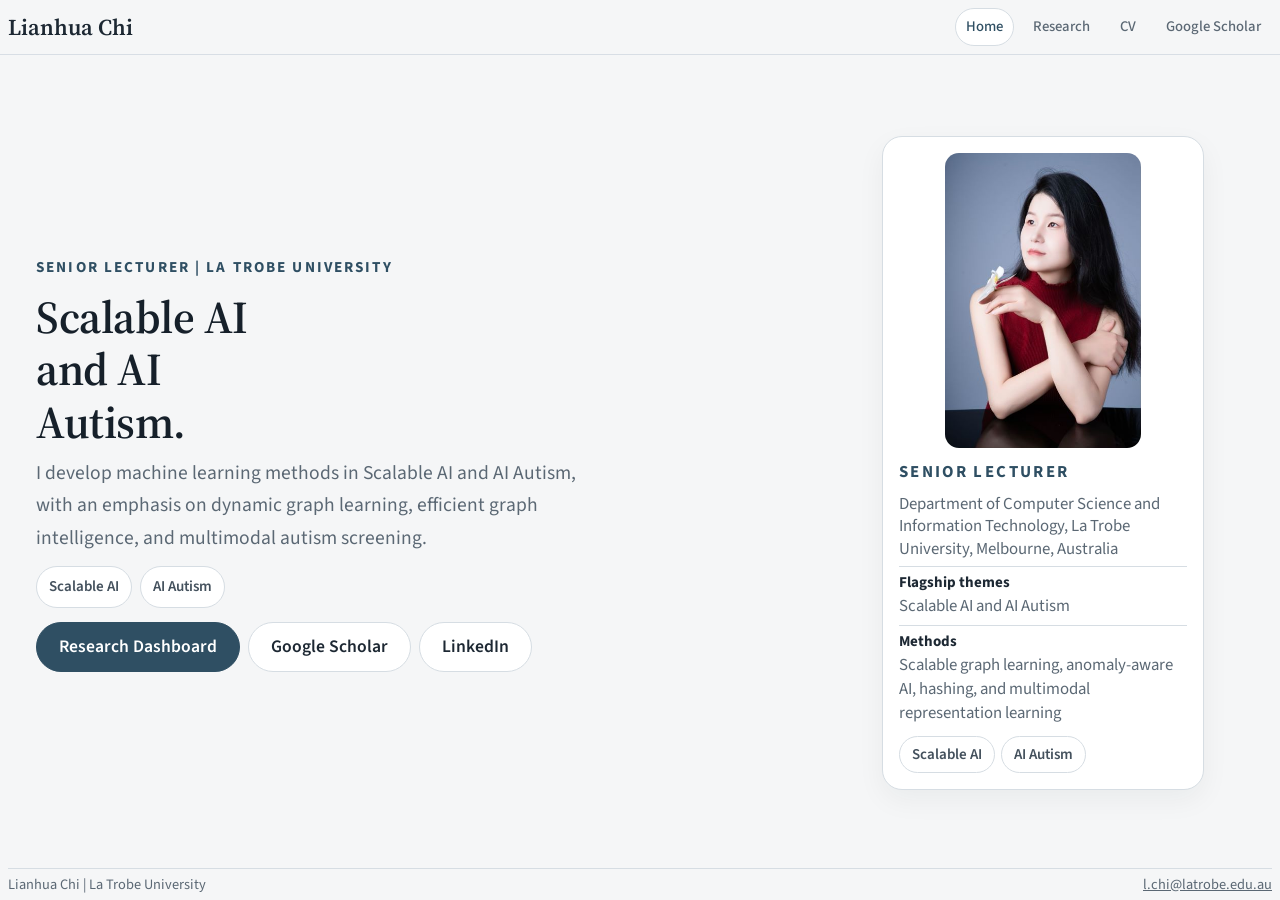
<file: index.html>
<!DOCTYPE html>
<html lang="en">
  <head>
    <meta charset="utf-8">
    <title>Lianhua Chi</title>
    <meta
      name="description"
      content="Lianhua Chi is a Senior Lecturer at La Trobe University working on scalable AI, dynamic graph learning, and AI for autism."
    >
    <meta name="viewport" content="width=device-width, initial-scale=1.0">
    <link rel="preconnect" href="https://fonts.googleapis.com">
    <link rel="preconnect" href="https://fonts.gstatic.com" crossorigin>
    <link
      href="https://fonts.googleapis.com/css2?family=Source+Sans+3:wght@400;500;600;700&family=Source+Serif+4:wght@500;600;700&display=swap"
      rel="stylesheet"
    >
    <link rel="stylesheet" href="styles.css">
    <script src="main.js" defer></script>
  </head>
  <body class="page-home">
    <div class="page-shell">
      <header class="site-header">
        <div class="container nav-row">
          <a class="brand" href="index.html">Lianhua Chi</a>
          <nav class="site-nav" aria-label="Primary">
            <a href="index.html" aria-current="page">Home</a>
            <a href="research.html">Research</a>
            <a href="cv.pdf">CV</a>
            <a href="https://scholar.google.com/citations?user=5_J2eo8AAAAJ&hl=en">Google Scholar</a>
          </nav>
        </div>
      </header>

      <main class="compact-main">
        <section class="hero compact-hero">
          <div class="container landing-grid">
            <div class="hero-copy">
              <p class="eyebrow">Senior Lecturer | La Trobe University</p>
              <h1>Scalable AI and AI Autism.</h1>
              <p class="lead">
                I develop machine learning methods in Scalable AI and AI Autism, with an emphasis on dynamic graph
                learning, efficient graph intelligence, and multimodal autism screening.
              </p>
              <div class="fact-cluster" aria-label="Research focus">
                <span class="fact-chip">Scalable AI</span>
                <span class="fact-chip">AI Autism</span>
              </div>
              <div class="button-row">
                <a class="button button-primary" href="research.html">Research Dashboard</a>
                <a class="button button-secondary" href="https://scholar.google.com/citations?user=5_J2eo8AAAAJ&hl=en">Google Scholar</a>
                <a class="button button-secondary" href="https://www.linkedin.com/in/lianhuachi/">LinkedIn</a>
              </div>
            </div>

            <aside class="profile-card profile-card-compact">
              <div class="profile-photo-frame">
                <img src="lianhua.jpg" alt="Portrait of Lianhua Chi">
              </div>
              <div class="profile-card-copy">
                <p class="profile-role">Senior Lecturer</p>
                <p class="profile-org">Department of Computer Science and Information Technology, La Trobe University, Melbourne, Australia</p>
                <dl class="identity-grid">
                  <div class="identity-item">
                    <dt>Flagship themes</dt>
                    <dd>Scalable AI and AI Autism</dd>
                  </div>
                  <div class="identity-item">
                    <dt>Methods</dt>
                    <dd>Scalable graph learning, anomaly-aware AI, hashing, and multimodal representation learning</dd>
                  </div>
                </dl>
                <div class="tag-row">
                  <span class="tag">Scalable AI</span>
                  <span class="tag">AI Autism</span>
                </div>
              </div>
            </aside>
          </div>
        </section>

      </main>

      <footer class="site-footer">
        <div class="container footer-row">
          <p>Lianhua Chi | La Trobe University</p>
          <p><a href="mailto:l.chi@latrobe.edu.au">l.chi@latrobe.edu.au</a></p>
        </div>
      </footer>
    </div>
  </body>
</html>
</file>
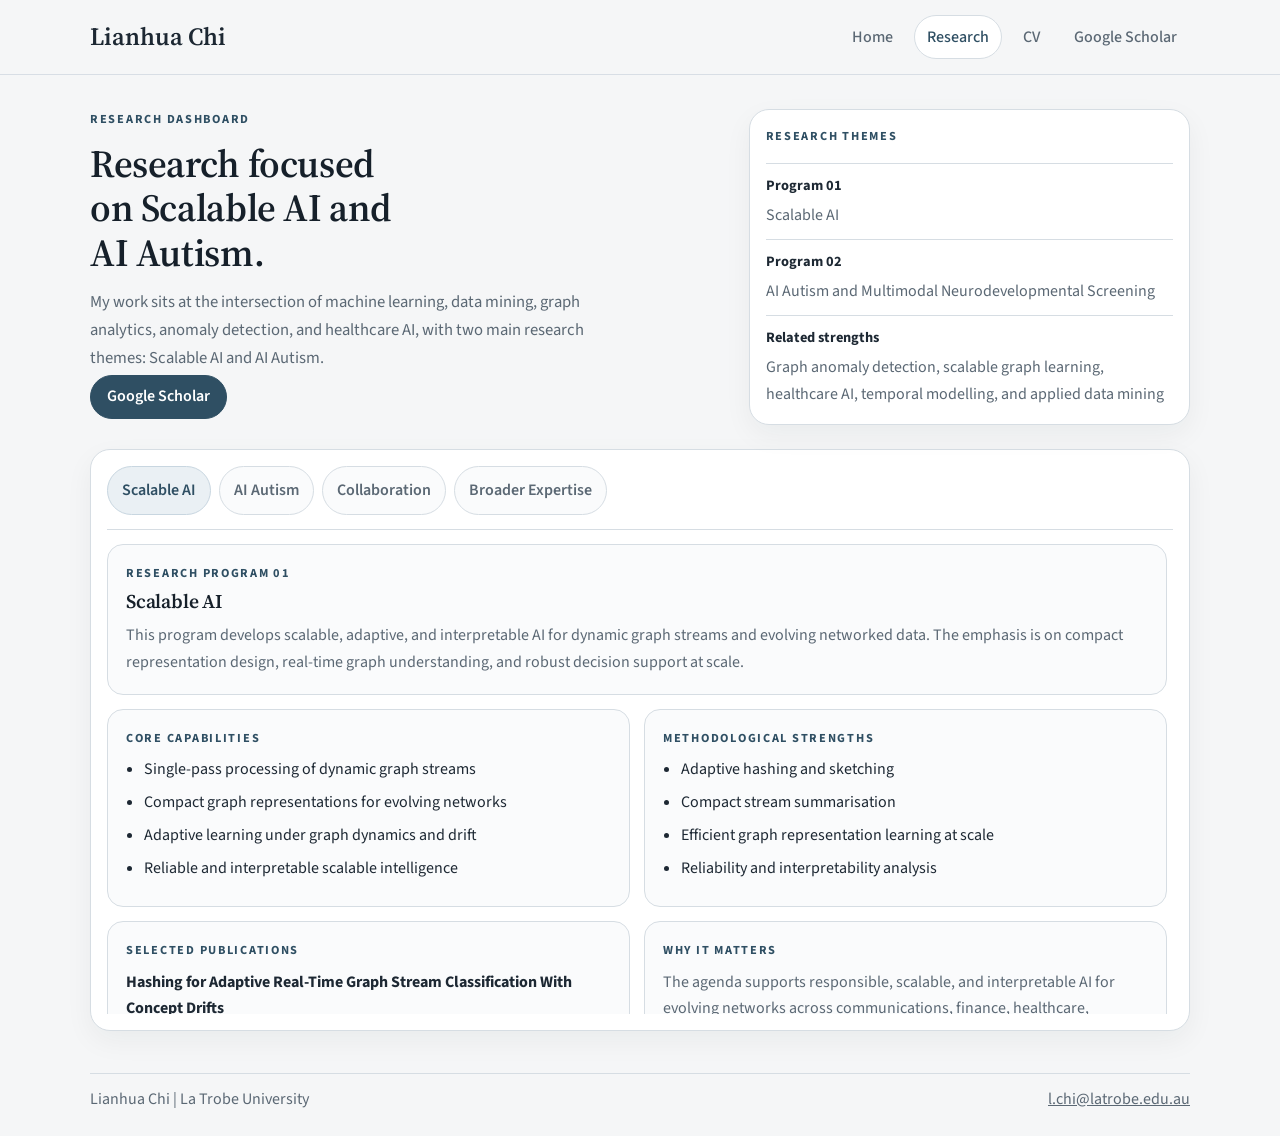
<file: research.html>
<!DOCTYPE html>
<html lang="en">
  <head>
    <meta charset="utf-8">
    <title>Research | Lianhua Chi</title>
    <meta
      name="description"
      content="Research dashboard for Lianhua Chi, including Scalable AI, AI Autism, collaboration, and broader expertise."
    >
    <meta name="viewport" content="width=device-width, initial-scale=1.0">
    <link rel="preconnect" href="https://fonts.googleapis.com">
    <link rel="preconnect" href="https://fonts.gstatic.com" crossorigin>
    <link
      href="https://fonts.googleapis.com/css2?family=Source+Sans+3:wght@400;500;600;700&family=Source+Serif+4:wght@500;600;700&display=swap"
      rel="stylesheet"
    >
    <link rel="stylesheet" href="styles.css">
    <script src="main.js" defer></script>
  </head>
  <body class="page-research">
    <div class="page-shell">
      <header class="site-header">
        <div class="container nav-row">
          <a class="brand" href="index.html">Lianhua Chi</a>
          <nav class="site-nav" aria-label="Primary">
            <a href="index.html">Home</a>
            <a href="research.html" aria-current="page">Research</a>
            <a href="cv.pdf">CV</a>
            <a href="https://scholar.google.com/citations?user=5_J2eo8AAAAJ&hl=en">Google Scholar</a>
          </nav>
        </div>
      </header>

      <main class="compact-main">
        <section class="subpage-hero compact-hero">
          <div class="container research-hero-grid">
            <div class="hero-copy">
              <p class="eyebrow">Research Dashboard</p>
              <h1>Research focused on Scalable AI and AI Autism.</h1>
              <p class="lead">
                My work sits at the intersection of machine learning, data mining, graph analytics, anomaly detection,
                and healthcare AI, with two main research themes: Scalable AI and AI Autism.
              </p>
              <div class="button-row">
                <a class="button button-primary" href="https://scholar.google.com/citations?user=5_J2eo8AAAAJ&hl=en">Google Scholar</a>
              </div>
            </div>

            <aside class="profile-card profile-card-compact">
              <p class="profile-role">Research Themes</p>
              <dl class="identity-grid">
                <div class="identity-item">
                  <dt>Program 01</dt>
                  <dd>Scalable AI</dd>
                </div>
                <div class="identity-item">
                  <dt>Program 02</dt>
                  <dd>AI Autism and Multimodal Neurodevelopmental Screening</dd>
                </div>
                <div class="identity-item">
                  <dt>Related strengths</dt>
                  <dd>Graph anomaly detection, scalable graph learning, healthcare AI, temporal modelling, and applied data mining</dd>
                </div>
              </dl>
            </aside>
          </div>
        </section>

        <section class="compact-board-section">
          <div class="container">
            <div class="tabs-shell tabs-shell-compact" data-tabs>
              <div class="tab-list" role="tablist" aria-label="Research dashboard">
                <button
                  class="tab-button is-active"
                  id="research-tab-graph"
                  type="button"
                  role="tab"
                  aria-selected="true"
                  aria-controls="research-panel-graph"
                  data-tab-target="research-panel-graph"
                  tabindex="0"
                >
                  Scalable AI
                </button>
                <button
                  class="tab-button"
                  id="research-tab-autism"
                  type="button"
                  role="tab"
                  aria-selected="false"
                  aria-controls="research-panel-autism"
                  data-tab-target="research-panel-autism"
                  tabindex="-1"
                >
                  AI Autism
                </button>
                <button
                  class="tab-button"
                  id="research-tab-collaboration"
                  type="button"
                  role="tab"
                  aria-selected="false"
                  aria-controls="research-panel-collaboration"
                  data-tab-target="research-panel-collaboration"
                  tabindex="-1"
                >
                  Collaboration
                </button>
                <button
                  class="tab-button"
                  id="research-tab-broader"
                  type="button"
                  role="tab"
                  aria-selected="false"
                  aria-controls="research-panel-broader"
                  data-tab-target="research-panel-broader"
                  tabindex="-1"
                >
                  Broader Expertise
                </button>
              </div>

              <section
                class="tab-panel is-active"
                id="research-panel-graph"
                role="tabpanel"
                aria-labelledby="research-tab-graph"
              >
                <div class="compact-panel-body">
                  <div class="dashboard-grid">
                    <article class="dashboard-card dashboard-card-wide">
                      <p class="card-label">Research Program 01</p>
                      <h3>Scalable AI</h3>
                      <p class="section-copy">
                        This program develops scalable, adaptive, and interpretable AI for dynamic graph streams and
                        evolving networked data. The emphasis is on compact representation design, real-time graph
                        understanding, and robust decision support at scale.
                      </p>
                    </article>

                    <article class="dashboard-card">
                      <p class="card-label">Core Capabilities</p>
                      <ul class="key-list">
                        <li>Single-pass processing of dynamic graph streams</li>
                        <li>Compact graph representations for evolving networks</li>
                        <li>Adaptive learning under graph dynamics and drift</li>
                        <li>Reliable and interpretable scalable intelligence</li>
                      </ul>
                    </article>

                    <article class="dashboard-card">
                      <p class="card-label">Methodological Strengths</p>
                      <ul class="key-list">
                        <li>Adaptive hashing and sketching</li>
                        <li>Compact stream summarisation</li>
                        <li>Efficient graph representation learning at scale</li>
                        <li>Reliability and interpretability analysis</li>
                      </ul>
                    </article>

                    <article class="dashboard-card">
                      <p class="card-label">Selected Publications</p>
                      <div class="card-stack">
                        <div class="card-stack-item">
                          <strong>Hashing for Adaptive Real-Time Graph Stream Classification With Concept Drifts</strong>
                          <p>IEEE Transactions on Cybernetics, 2017.</p>
                        </div>
                        <div class="card-stack-item">
                          <strong>Hashing Techniques: A Survey and Taxonomy</strong>
                          <p>ACM Computing Surveys, 2017.</p>
                        </div>
                        <div class="card-stack-item">
                          <strong>Fast Graph Stream Classification using Discriminative Clique Hashing</strong>
                          <p>PAKDD, 2013. Best Paper Award.</p>
                        </div>
                      </div>
                    </article>

                    <article class="dashboard-card">
                      <p class="card-label">Why It Matters</p>
                      <p class="section-copy">
                        The agenda supports responsible, scalable, and interpretable AI for evolving networks across
                        communications, finance, healthcare, transport, and public-sector data systems.
                      </p>
                    </article>
                  </div>
                </div>
              </section>

              <section
                class="tab-panel"
                id="research-panel-autism"
                role="tabpanel"
                aria-labelledby="research-tab-autism"
              >
                <div class="compact-panel-body">
                  <div class="dashboard-grid">
                    <article class="dashboard-card dashboard-card-wide">
                      <p class="card-label">Research Program 02</p>
                      <h3>AI Autism and Multimodal Neurodevelopmental Screening</h3>
                      <p class="section-copy">
                        This program focuses on earlier and more reliable autism screening by integrating behavioural and
                        brain-based signals with modern multimodal representation learning and healthcare AI translation.
                      </p>
                    </article>

                    <article class="dashboard-card">
                      <p class="card-label">Current Directions</p>
                      <ul class="key-list">
                        <li>Behavioural screening AI</li>
                        <li>Multimodal neuroimaging for autism diagnosis</li>
                        <li>Brain and behaviour integration</li>
                        <li>Trustworthy and inclusive healthcare AI</li>
                      </ul>
                    </article>

                    <article class="dashboard-card">
                      <p class="card-label">Translation Focus</p>
                      <ul class="key-list">
                        <li>Early screening rather than retrospective analysis</li>
                        <li>Clinically useful multimodal fusion</li>
                        <li>Representation learning for real-world pathways</li>
                        <li>Cross-disciplinary health AI collaboration</li>
                      </ul>
                    </article>

                    <article class="dashboard-card">
                      <p class="card-label">Selected Work</p>
                      <div class="card-stack">
                        <div class="card-stack-item">
                          <strong>DeepMNF: Deep Multimodal Neuroimaging Framework for Diagnosing Autism Spectrum Disorder</strong>
                          <p>Artificial Intelligence in Medicine, 2023.</p>
                        </div>
                        <div class="card-stack-item">
                          <strong>Autism Screening Using Deep Embedding Representation</strong>
                          <p>International Conference on Computational Science, 2019.</p>
                        </div>
                        <div class="card-stack-item">
                          <strong>Current multimodal AI agenda</strong>
                          <p>Integrating brain and behavioural signals for translation-oriented screening.</p>
                        </div>
                      </div>
                    </article>

                    <article class="dashboard-card">
                      <p class="card-label">Program Positioning</p>
                      <p class="section-copy">
                        The program is designed to bridge algorithm development, autism-specific expertise, and real-world
                        implementation rather than treating healthcare AI as a purely technical benchmark problem.
                      </p>
                    </article>
                  </div>
                </div>
              </section>

              <section
                class="tab-panel"
                id="research-panel-collaboration"
                role="tabpanel"
                aria-labelledby="research-tab-collaboration"
              >
                <div class="compact-panel-body">
                  <div class="dashboard-grid">
                    <article class="dashboard-card dashboard-card-wide">
                      <p class="card-label">AI Autism Network</p>
                      <h3>Community, autism research, multimodal AI, and national research partners.</h3>
                      <p class="section-copy">
                        The collaboration network is structured to support earlier autism screening through combined
                        strengths in translation, diagnosis, multimodal modelling, and broader AI for medicine capability.
                      </p>
                    </article>

                    <article class="dashboard-card dashboard-card-wide">
                      <div class="partner-grid">
                        <article class="partner-card">
                          <p class="network-role">Community Translation</p>
                          <h4>Little Supermen</h4>
                          <p>Child and family-facing translation pathways and community engagement.</p>
                          <a class="inline-link" href="https://littlesupermen.com/">Visit collaborator</a>
                        </article>

                        <article class="partner-card">
                          <p class="network-role">Autism Identification and Diagnosis</p>
                          <h4>OTARC</h4>
                          <p>Autism-specific research, diagnosis, and knowledge translation expertise.</p>
                          <a class="inline-link" href="https://www.latrobe.edu.au/otarc">Visit collaborator</a>
                        </article>

                        <article class="partner-card">
                          <p class="network-role">Multimodal AI and Clinical Translation</p>
                          <h4>AIM for Health Lab</h4>
                          <p>Monash-based expertise in multimodal AI and clinically oriented health AI research.</p>
                          <a class="inline-link" href="https://www.monash.edu/it/aimh-lab">Visit collaborator</a>
                        </article>

                        <article class="partner-card">
                          <p class="network-role">Medical Innovation and Health Research AI</p>
                          <h4>ACAMI</h4>
                          <p>Bespoke AI for biomedical and health research with wider medical innovation reach.</p>
                          <a class="inline-link" href="https://www.latrobe.edu.au/research/acami">Visit collaborator</a>
                        </article>

                        <article class="partner-card">
                          <p class="network-role">National Research and Translational AI</p>
                          <h4>CSIRO</h4>
                          <p>National-scale research collaboration connecting scalable AI capability with translational impact.</p>
                          <a class="inline-link" href="https://www.csiro.au/">Visit collaborator</a>
                        </article>

                        <article class="partner-card">
                          <p class="network-role">Broader AI and Medicine Capability</p>
                          <h4>THETA Team</h4>
                          <p>Cross-institutional biomedical AI collaboration and translational ecosystem support.</p>
                          <a class="inline-link" href="https://www.thetateam.net/index.html">Visit collaborator</a>
                        </article>
                      </div>
                    </article>

                    <article class="dashboard-card dashboard-card-wide">
                      <p class="card-label">Collaboration Logic</p>
                      <p class="section-copy">
                        Together these collaborators support the full pathway from autism-specific expertise and community
                        relevance to multimodal modelling, scalable AI capability, and broader medical AI translation.
                      </p>
                    </article>
                  </div>
                </div>
              </section>

              <section
                class="tab-panel"
                id="research-panel-broader"
                role="tabpanel"
                aria-labelledby="research-tab-broader"
              >
                <div class="compact-panel-body">
                  <div class="dashboard-grid">
                    <article class="dashboard-card">
                      <p class="card-label">Graph Anomaly Detection</p>
                      <h3>Self-supervised and contrastive graph anomaly learning</h3>
                      <p class="section-copy">
                        Contributions in anomaly-aware graph learning connect self-supervised objectives, multi-scale
                        contrastive methods, and dynamic graph analytics.
                      </p>
                    </article>

                    <article class="dashboard-card">
                      <p class="card-label">Medical AI</p>
                      <h3>Healthcare machine learning beyond autism</h3>
                      <p class="section-copy">
                        Work extends to multimodal neuroimaging for Alzheimer's disease and other clinically grounded AI
                        problems, reflecting broader medical AI capability.
                      </p>
                    </article>

                    <article class="dashboard-card">
                      <p class="card-label">Temporal and Spatial Data</p>
                      <h3>Time-series and event-driven anomaly detection</h3>
                      <p class="section-copy">
                        Research on temporal modelling and multivariate anomaly detection connects scalable AI with wider
                        dynamic data settings.
                      </p>
                    </article>

                    <article class="dashboard-card">
                      <p class="card-label">Language and Social Media</p>
                      <h3>Geolocation prediction and social media mining</h3>
                      <p class="section-copy">
                        Earlier work in NLP and social media analytics adds depth in representation learning and data
                        mining across heterogeneous information sources.
                      </p>
                    </article>

                    <article class="dashboard-card dashboard-card-wide">
                      <p class="card-label">Overall Profile</p>
                      <p class="section-copy">
                        Across these themes, the consistent focus is to design AI methods that remain useful when data are
                        dynamic, noisy, large-scale, or high stakes.
                      </p>
                    </article>
                  </div>
                </div>
              </section>
            </div>
          </div>
        </section>
      </main>

      <footer class="site-footer">
        <div class="container footer-row">
          <p>Lianhua Chi | La Trobe University</p>
          <p><a href="mailto:l.chi@latrobe.edu.au">l.chi@latrobe.edu.au</a></p>
        </div>
      </footer>
    </div>
  </body>
</html>
</file>
<file: styles.css>
:root {
  --bg: #f5f6f7;
  --surface: #ffffff;
  --surface-soft: #fafbfc;
  --ink: #1d2833;
  --muted: #5b6874;
  --line: #d6dde3;
  --line-strong: #c3ced7;
  --accent: #2f4f63;
  --accent-soft: #eaf0f4;
  --accent-graph: #4b6477;
  --accent-autism: #667654;
  --radius-lg: 20px;
  --radius-md: 14px;
  --shadow: 0 10px 28px rgba(21, 33, 46, 0.05);
  --container: min(1100px, calc(100vw - 40px));
}

* {
  box-sizing: border-box;
}

html {
  scroll-behavior: smooth;
}

body {
  margin: 0;
  min-width: 320px;
  background: var(--bg);
  color: var(--ink);
  font-family: "Source Sans 3", sans-serif;
  line-height: 1.68;
}

.page-home {
  --container: min(1280px, calc(100vw - 16px));
}

a {
  color: inherit;
}

img {
  display: block;
  max-width: 100%;
}

h1,
h2,
h3,
h4,
p,
ul,
dl,
dd {
  margin-top: 0;
}

h1,
h2,
h3,
h4 {
  margin-bottom: 0.7rem;
  color: #16202a;
  font-family: "Source Serif 4", serif;
  font-weight: 600;
  letter-spacing: -0.01em;
  line-height: 1.16;
}

.container {
  width: var(--container);
  margin: 0 auto;
}

.page-shell {
  min-height: 100vh;
}

.page-home .page-shell {
  display: grid;
  grid-template-rows: auto 1fr auto;
}

.site-header {
  position: sticky;
  top: 0;
  z-index: 30;
  background: rgba(245, 246, 247, 0.96);
  backdrop-filter: blur(10px);
  border-bottom: 1px solid rgba(214, 221, 227, 0.92);
}

.nav-row {
  display: flex;
  align-items: center;
  justify-content: space-between;
  gap: 24px;
  min-height: 74px;
}

.page-home .nav-row {
  min-height: 54px;
}

.page-home .brand {
  font-size: 1.42rem;
}

.page-home .site-nav a {
  padding: 6px 10px;
  font-size: 0.92rem;
}

.brand {
  font-family: "Source Serif 4", serif;
  font-size: 1.55rem;
  font-weight: 600;
  text-decoration: none;
}

.site-nav {
  display: flex;
  flex-wrap: wrap;
  justify-content: flex-end;
  gap: 8px;
}

.site-nav a {
  padding: 8px 12px;
  border: 1px solid transparent;
  border-radius: 999px;
  color: var(--muted);
  font-weight: 500;
  text-decoration: none;
  transition: color 0.2s ease, background-color 0.2s ease, border-color 0.2s ease;
}

.site-nav a:hover,
.site-nav a[aria-current="page"] {
  background: var(--surface);
  color: var(--accent);
  border-color: var(--line);
}

.compact-main {
  padding: 26px 0 22px;
}

.page-home .compact-main {
  display: flex;
  align-items: center;
  padding: 4px 0 0;
}

.compact-hero {
  padding: 8px 0 16px;
}

.page-home .compact-hero {
  width: 100%;
  padding: 0;
}

.landing-grid,
.research-hero-grid {
  display: grid;
  grid-template-columns: minmax(0, 1.15fr) minmax(290px, 0.8fr);
  gap: 24px;
  align-items: start;
}

.page-home .landing-grid {
  grid-template-columns: minmax(0, 884px) 324px;
  justify-content: center;
  gap: 0;
  align-items: center;
}

.page-home .hero-copy {
  max-width: 884px;
  padding-right: 0;
}

.page-home .eyebrow {
  font-size: 0.95rem;
  margin-bottom: 10px;
}

.hero-copy h1 {
  max-width: 13ch;
  font-size: clamp(2rem, 3.4vw, 2.95rem);
  margin-bottom: 14px;
}

.page-home .hero-copy h1 {
  max-width: 12ch;
  font-size: clamp(2.52rem, 3.56vw, 3.32rem);
  margin-bottom: 8px;
}

.subpage-hero h1 {
  max-width: 16ch;
  font-size: clamp(1.9rem, 3vw, 2.7rem);
  margin-bottom: 14px;
}

.lead {
  max-width: 62ch;
  color: var(--muted);
  font-size: 1.04rem;
  margin-bottom: 0;
}

.page-home .lead {
  max-width: 58ch;
  font-size: 1.22rem;
  line-height: 1.66;
}

.eyebrow,
.card-label,
.network-role,
.profile-role {
  color: var(--accent);
  font-size: 0.77rem;
  font-weight: 700;
  letter-spacing: 0.14em;
  text-transform: uppercase;
}

.eyebrow {
  margin-bottom: 12px;
}

.card-label,
.network-role,
.profile-role {
  margin-bottom: 8px;
}

.fact-cluster,
.tag-row {
  display: flex;
  flex-wrap: wrap;
  gap: 8px;
}

.fact-cluster {
  margin: 18px 0 20px;
}

.page-home .fact-cluster {
  margin: 12px 0 14px;
  gap: 8px;
}

.fact-chip,
.tag {
  padding: 7px 11px;
  border: 1px solid var(--line);
  border-radius: 999px;
  background: var(--surface);
  color: #44515d;
  font-size: 0.83rem;
  font-weight: 600;
}

.button-row {
  display: flex;
  flex-wrap: wrap;
  gap: 10px;
  margin-top: 2px;
}

.page-home .button-row {
  gap: 8px;
  margin-top: 6px;
}

.button {
  display: inline-flex;
  align-items: center;
  justify-content: center;
  min-height: 44px;
  padding: 0 16px;
  border: 1px solid var(--line);
  border-radius: 999px;
  font-weight: 600;
  line-height: 1.1;
  text-decoration: none;
  transition: background-color 0.2s ease, border-color 0.2s ease, color 0.2s ease;
}

.page-home .button {
  min-height: 50px;
  padding: 0 22px;
  font-size: 1.1rem;
}

.button-primary {
  background: var(--accent);
  color: #ffffff;
  border-color: var(--accent);
}

.button-primary:hover {
  background: #274455;
  border-color: #274455;
}

.button-secondary {
  background: var(--surface);
}

.button-secondary:hover {
  background: var(--surface-soft);
  border-color: var(--line-strong);
}

.profile-card,
.tabs-shell {
  background: var(--surface);
  border: 1px solid var(--line);
  border-radius: var(--radius-lg);
  box-shadow: var(--shadow);
}

.profile-card {
  padding: 16px;
}

.page-home .profile-card {
  width: min(100%, 322px);
  max-width: 322px;
  justify-self: start;
  margin-left: -38px;
  padding: 16px;
}

.profile-photo-frame {
  margin-bottom: 14px;
  border-radius: 16px;
  overflow: hidden;
  background: #e5eaef;
}

.page-home .profile-photo-frame {
  max-width: 196px;
  margin: 0 auto 13px;
  border-radius: 14px;
}

.profile-photo-frame img {
  width: 100%;
  height: auto;
}

.page-home .profile-card-copy {
  line-height: 1.42;
}

.profile-org {
  margin-bottom: 4px;
  color: var(--muted);
}

.page-home .profile-role,
.page-home .profile-org,
.page-home .identity-item dd,
.page-home .tag {
  font-size: 1.05rem;
}

.page-home .profile-org {
  margin-bottom: 2px;
  line-height: 1.35;
}

.identity-grid {
  display: grid;
  gap: 10px;
  margin: 16px 0 0;
}

.page-home .identity-grid {
  gap: 6px;
  margin-top: 5px;
}

.identity-item {
  padding-top: 10px;
  border-top: 1px solid var(--line);
}

.page-home .identity-item {
  padding-top: 5px;
}

.identity-item dt {
  margin-bottom: 4px;
  font-size: 0.9rem;
  font-weight: 700;
}

.page-home .identity-item dt {
  margin-bottom: 2px;
  font-size: 0.94rem;
}

.identity-item dd {
  margin: 0;
  color: var(--muted);
}

.page-home .identity-item dd {
  line-height: 1.42;
}

.tag-row {
  margin-top: 14px;
}

.page-home .tag-row {
  margin-top: 10px;
  gap: 6px;
}

.page-home .tag {
  padding: 5px 9px;
}

.page-home .fact-chip,
.page-home .tag {
  padding: 7px 12px;
  font-size: 0.94rem;
}

.compact-board-section {
  padding: 8px 0 10px;
}

.tabs-shell {
  padding: 16px;
}

.tabs-intro {
  display: grid;
  grid-template-columns: minmax(0, 1fr) auto;
  gap: 16px;
  align-items: end;
  margin-bottom: 14px;
}

.tabs-intro h2 {
  max-width: 14ch;
  font-size: clamp(1.5rem, 2.3vw, 2.15rem);
  margin-bottom: 0;
}

.compact-note {
  max-width: 31ch;
  margin-bottom: 0;
  color: var(--muted);
  text-align: right;
}

.tab-list {
  display: flex;
  flex-wrap: wrap;
  gap: 8px;
  margin-bottom: 14px;
  padding-bottom: 14px;
  border-bottom: 1px solid var(--line);
}

.tab-button {
  padding: 10px 14px;
  border: 1px solid var(--line);
  border-radius: 999px;
  background: var(--surface-soft);
  color: var(--muted);
  font: inherit;
  font-weight: 600;
  cursor: pointer;
  transition: background-color 0.2s ease, color 0.2s ease, border-color 0.2s ease;
}

.tab-button:hover,
.tab-button:focus-visible {
  outline: none;
  border-color: var(--line-strong);
  color: var(--accent);
}

.tab-button.is-active {
  background: var(--accent-soft);
  border-color: #c8d6e0;
  color: var(--accent);
}

.compact-panel-body {
  display: block;
  overscroll-behavior: contain;
}

.dashboard-grid {
  display: grid;
  grid-template-columns: repeat(2, minmax(0, 1fr));
  gap: 14px;
}

.dashboard-card {
  padding: 18px;
  background: var(--surface-soft);
  border: 1px solid var(--line);
  border-radius: 16px;
}

.dashboard-card-wide {
  grid-column: 1 / -1;
}

.dashboard-card h3 {
  font-size: 1.22rem;
  margin-bottom: 8px;
}

.section-copy {
  color: var(--muted);
}

.dashboard-card p:last-child,
.partner-card p:last-child {
  margin-bottom: 0;
}

.key-list {
  margin-bottom: 0;
  padding-left: 18px;
}

.key-list li {
  margin-bottom: 6px;
}

.card-stack {
  display: grid;
  gap: 10px;
}

.card-stack-item {
  padding-bottom: 10px;
  border-bottom: 1px solid var(--line);
}

.card-stack-item:last-child {
  padding-bottom: 0;
  border-bottom: 0;
}

.card-stack-item strong {
  display: block;
  margin-bottom: 2px;
}

.card-stack-item p {
  color: var(--muted);
}

.partner-grid {
  display: grid;
  grid-template-columns: repeat(2, minmax(0, 1fr));
  gap: 12px;
}

.partner-card {
  padding: 14px 16px;
  background: var(--surface);
  border: 1px solid var(--line);
  border-radius: 14px;
}

.partner-card h4 {
  margin-bottom: 6px;
  font-family: "Source Sans 3", sans-serif;
  font-size: 1.02rem;
  font-weight: 700;
  line-height: 1.3;
}

.partner-card p {
  color: var(--muted);
  font-size: 0.96rem;
}

.inline-link {
  display: inline-flex;
  margin-top: 8px;
  color: var(--accent);
  font-weight: 600;
  text-decoration: none;
}

.inline-link:hover {
  text-decoration: underline;
}

.site-footer {
  padding: 10px 0 24px;
}

.page-home .site-footer {
  padding: 0 0 6px;
}

.page-home .footer-row {
  gap: 10px;
  padding-top: 6px;
  font-size: 0.9rem;
  line-height: 1.35;
}

.footer-row {
  display: grid;
  grid-template-columns: repeat(2, minmax(0, 1fr));
  gap: 16px;
  align-items: center;
  padding-top: 12px;
  border-top: 1px solid var(--line);
  color: var(--muted);
}

.footer-row p {
  margin-bottom: 0;
}

.footer-row p:last-child {
  text-align: right;
}

.tabs-ready .tab-panel {
  display: none;
}

.tabs-ready .tab-panel.is-active {
  display: block;
}

@media (min-width: 961px) {
  .page-home .compact-panel-body {
    max-height: 390px;
    overflow: auto;
    padding-right: 6px;
  }

  .page-research .compact-panel-body {
    max-height: 470px;
    overflow: auto;
    padding-right: 6px;
  }

  .compact-panel-body::-webkit-scrollbar {
    width: 10px;
  }

  .compact-panel-body::-webkit-scrollbar-thumb {
    background: #d5dde4;
    border: 2px solid var(--surface);
    border-radius: 999px;
  }

  .compact-panel-body::-webkit-scrollbar-track {
    background: transparent;
  }
}

@media (max-width: 960px) {
  .landing-grid,
  .research-hero-grid,
  .tabs-intro {
    grid-template-columns: 1fr;
  }

  .page-home {
    --container: calc(100vw - 32px);
  }

  .page-home .compact-main {
    display: block;
    padding: 20px 0 14px;
  }

  .page-home .compact-hero {
    padding: 0;
  }

  .page-home .landing-grid {
    grid-template-columns: 1fr;
    justify-content: stretch;
    gap: 18px;
  }

  .page-home .hero-copy {
    max-width: none;
  }

  .page-home .hero-copy h1 {
    max-width: none;
    font-size: clamp(2.08rem, 5.8vw, 2.72rem);
  }

  .page-home .lead {
    max-width: none;
    font-size: 1.04rem;
    line-height: 1.6;
  }

  .page-home .button-row {
    gap: 10px;
  }

  .page-home .profile-card {
    width: min(100%, 420px);
    max-width: 420px;
    margin-left: 0;
    justify-self: start;
    padding: 14px;
  }

  .page-home .profile-photo-frame {
    max-width: 180px;
    margin: 0 auto 10px;
  }

  .dashboard-grid,
  .partner-grid,
  .footer-row {
    grid-template-columns: repeat(2, minmax(0, 1fr));
  }

  .hero-copy h1,
  .subpage-hero h1,
  .tabs-intro h2 {
    max-width: none;
  }

  .compact-note {
    max-width: none;
    text-align: left;
  }
}

@media (max-width: 640px) {
  .page-home {
    --container: calc(100vw - 24px);
  }

  .site-header {
    position: static;
  }

  .nav-row {
    flex-direction: column;
    align-items: flex-start;
    gap: 10px;
    padding: 12px 0;
  }

  .site-nav {
    width: 100%;
    display: grid;
    grid-template-columns: repeat(2, minmax(0, 1fr));
    gap: 8px;
    justify-content: stretch;
  }

  .site-nav a,
  .button,
  .tab-button {
    width: 100%;
  }

  .button-row {
    flex-direction: column;
  }

  .page-home .brand {
    font-size: 1.28rem;
  }

  .page-home .site-nav {
    gap: 8px;
  }

  .page-home .site-nav a {
    padding: 10px 12px;
    text-align: center;
    background: var(--surface);
    border-color: var(--line);
  }

  .page-home .compact-main {
    padding: 16px 0 12px;
  }

  .page-home .landing-grid {
    gap: 14px;
  }

  .page-home .hero-copy h1 {
    font-size: clamp(1.92rem, 8.4vw, 2.34rem);
    margin-bottom: 10px;
  }

  .page-home .lead {
    font-size: 1rem;
    line-height: 1.58;
  }

  .page-home .button-row {
    gap: 8px;
    margin-top: 8px;
  }

  .page-home .button {
    min-height: 46px;
    width: 100%;
    padding: 0 16px;
    font-size: 1rem;
  }

  .dashboard-grid,
  .partner-grid,
  .footer-row {
    grid-template-columns: 1fr;
  }

  .page-home .profile-card {
    width: 100%;
    max-width: none;
    margin-left: 0;
    justify-self: stretch;
    padding: 14px;
  }

  .page-home .profile-photo-frame {
    max-width: 180px;
    margin: 0 auto 10px;
  }

  .page-home .profile-role,
  .page-home .profile-org,
  .page-home .identity-item dd,
  .page-home .tag {
    font-size: 0.96rem;
  }

  .page-home .identity-item dt {
    font-size: 0.86rem;
  }

  .page-home .fact-chip,
  .page-home .tag {
    font-size: 0.84rem;
  }

  .tabs-shell {
    padding: 14px;
    border-radius: 18px;
  }

  .tab-list {
    flex-direction: column;
  }

  .footer-row p:last-child {
    text-align: left;
  }
}
</file>
